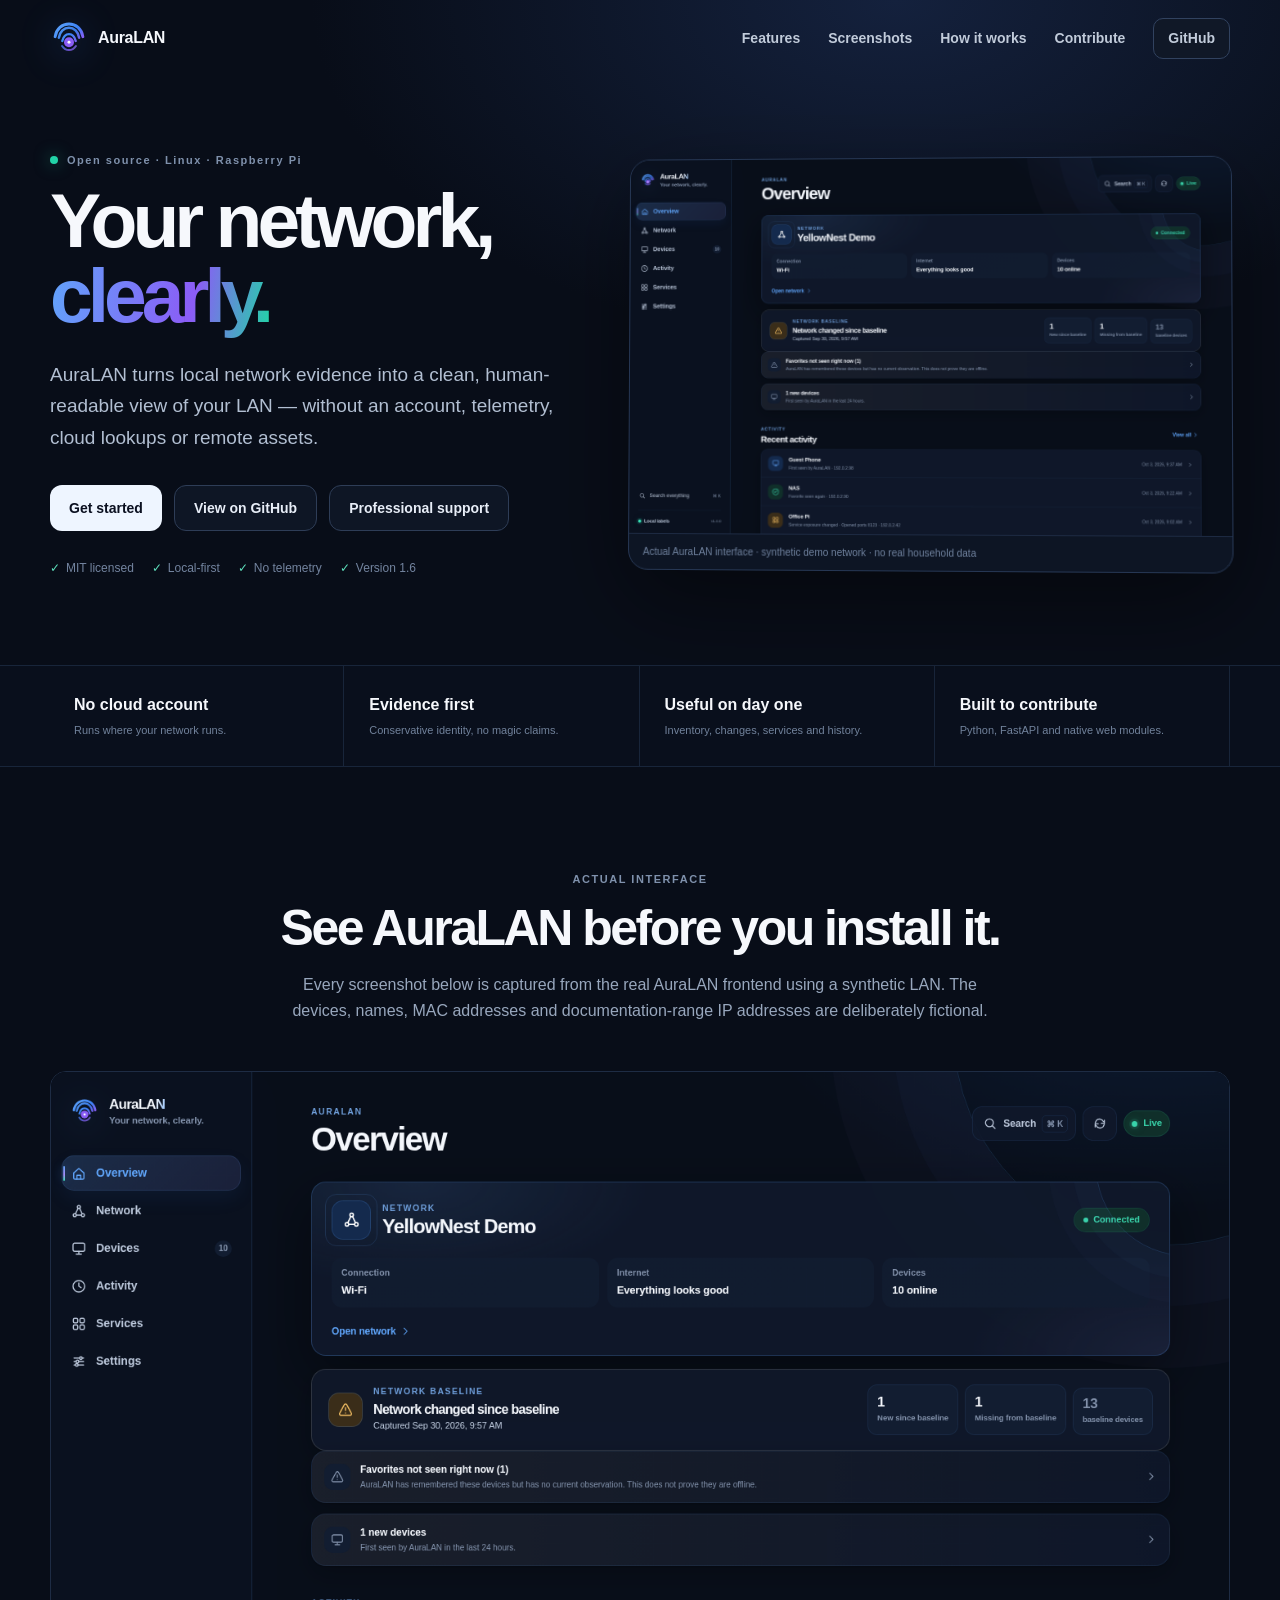
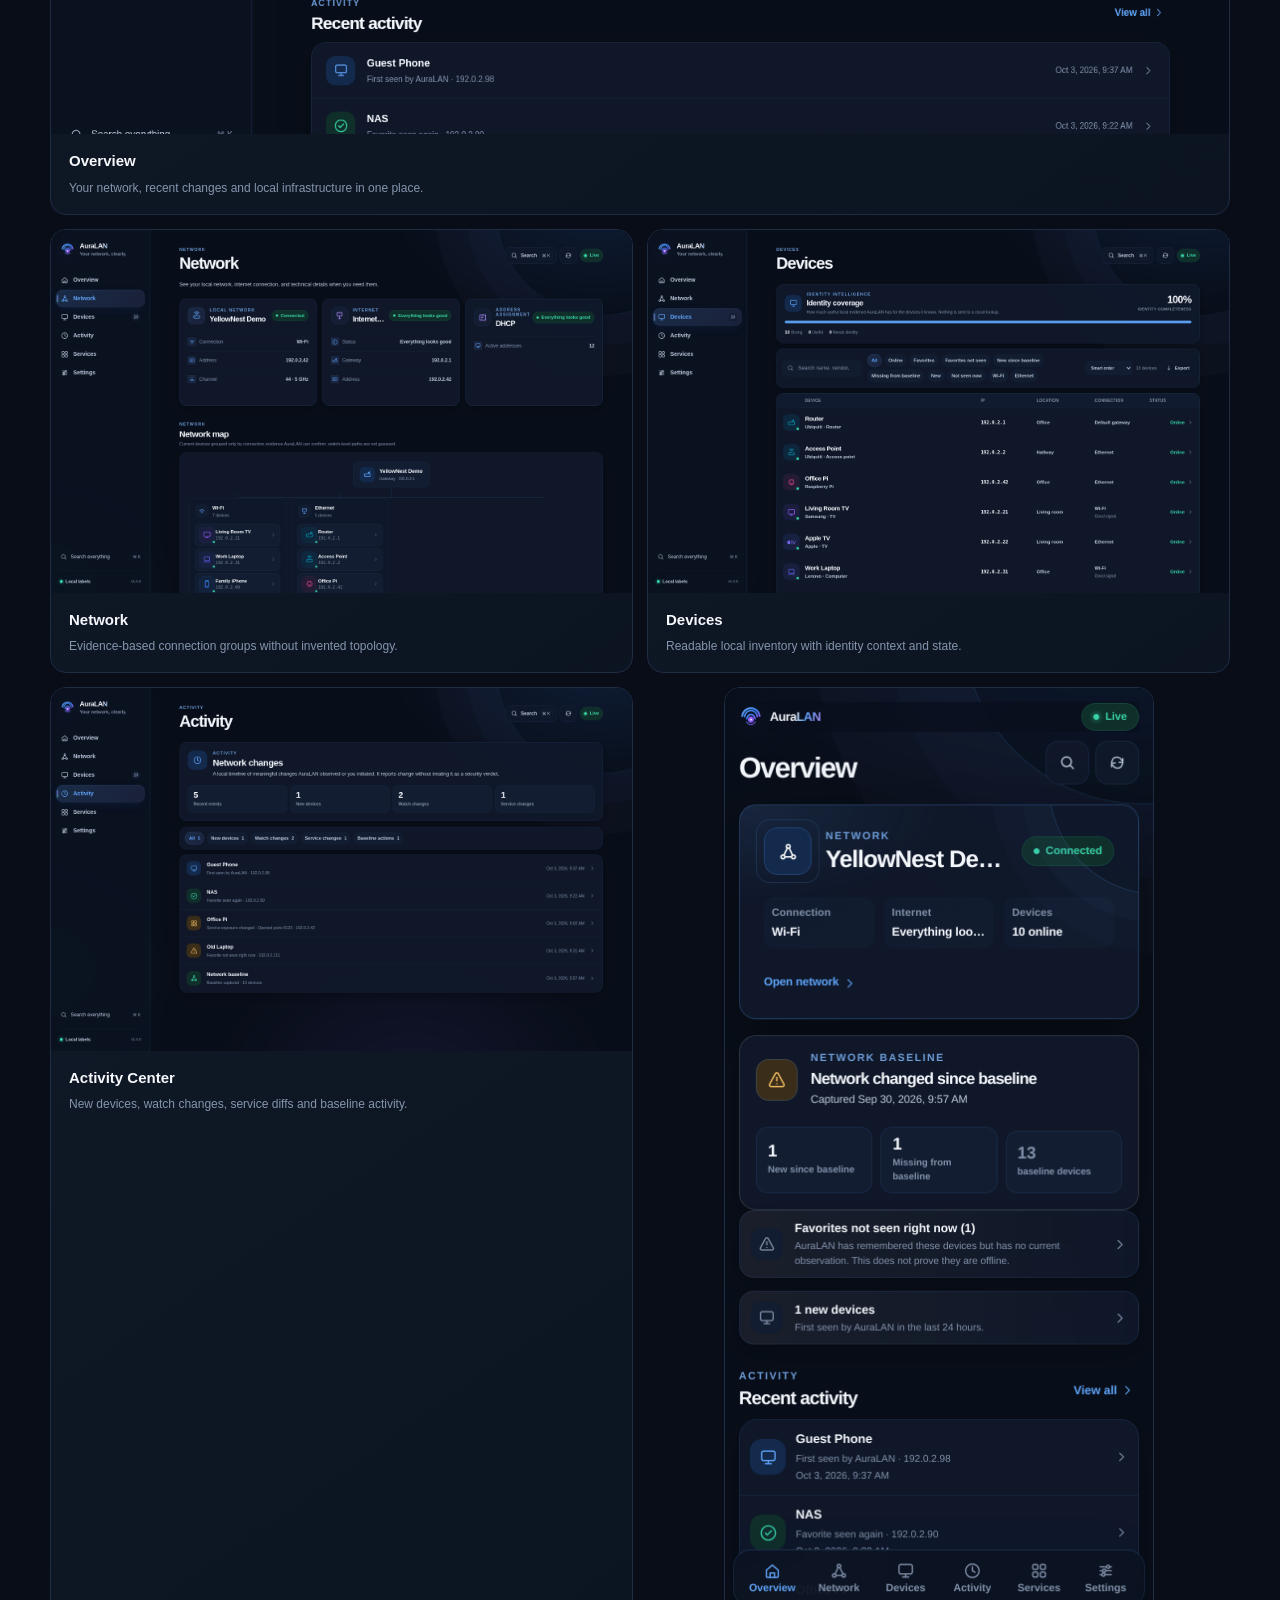
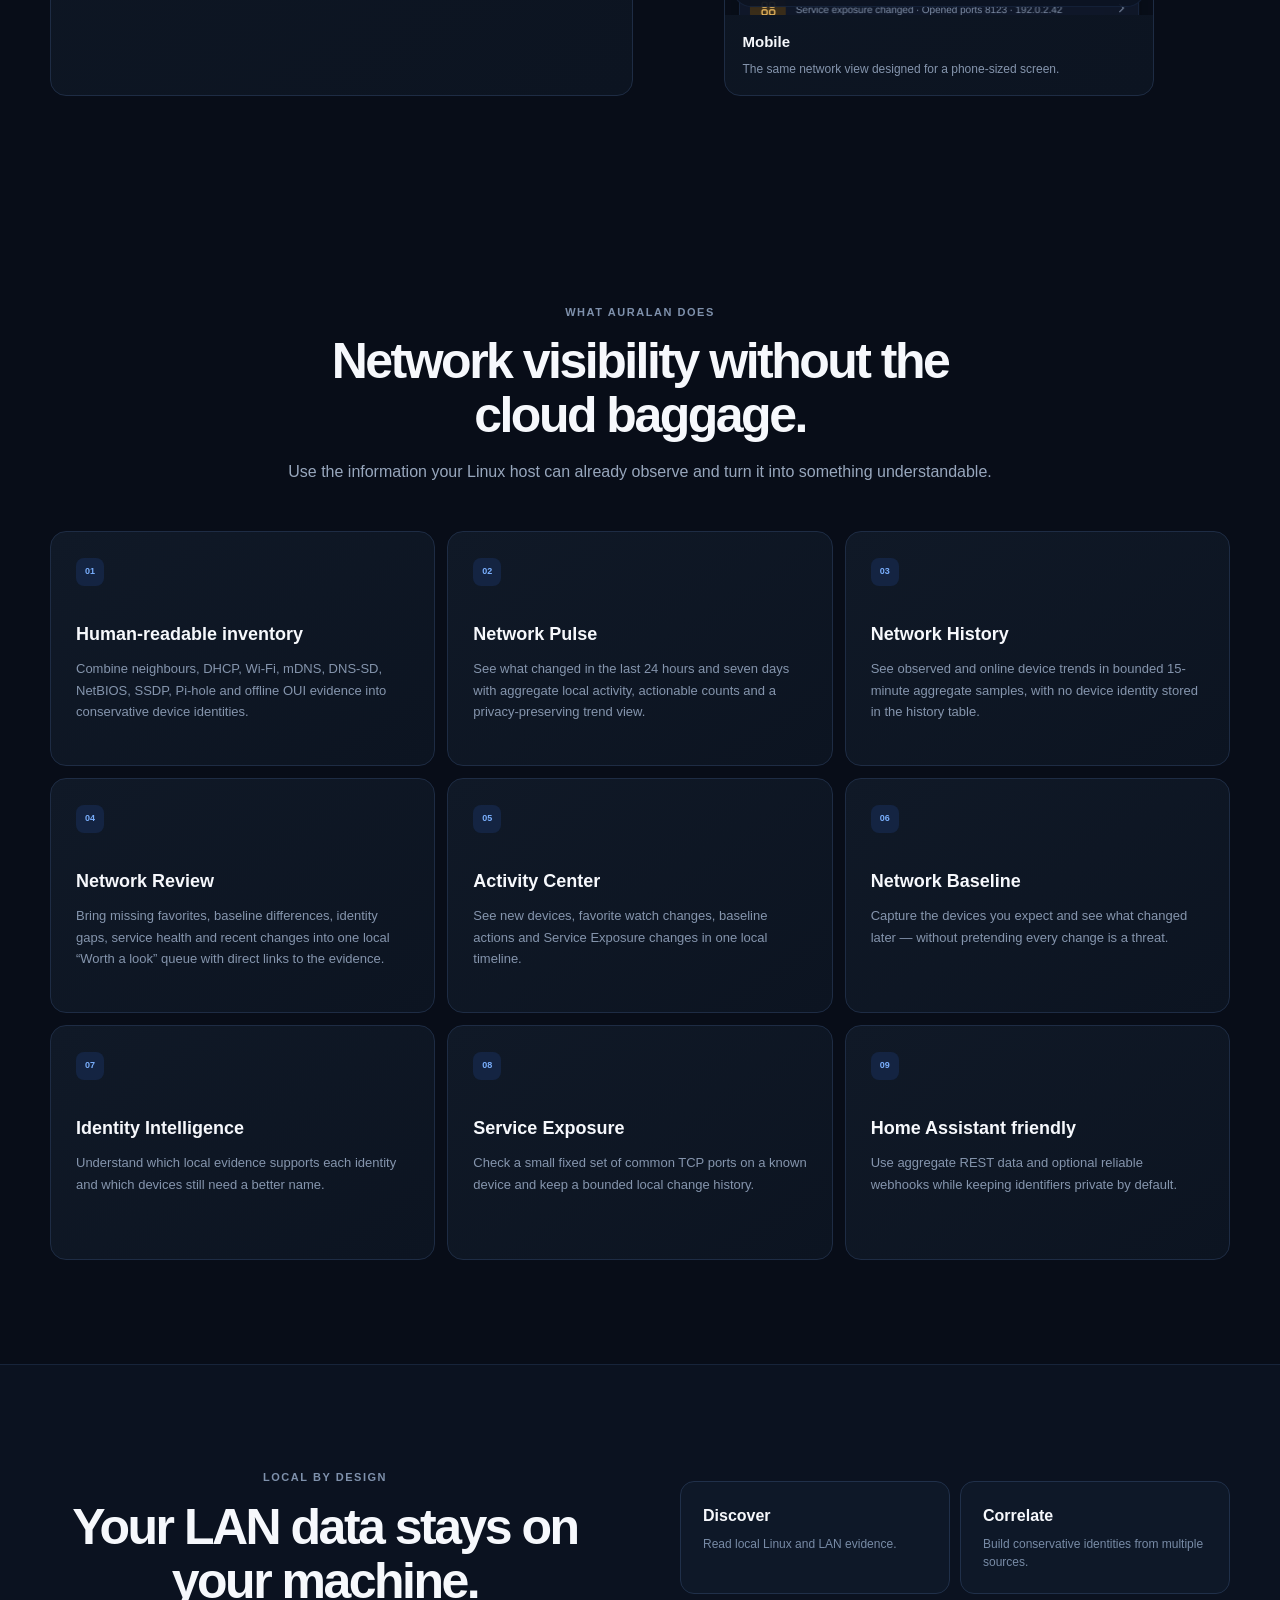
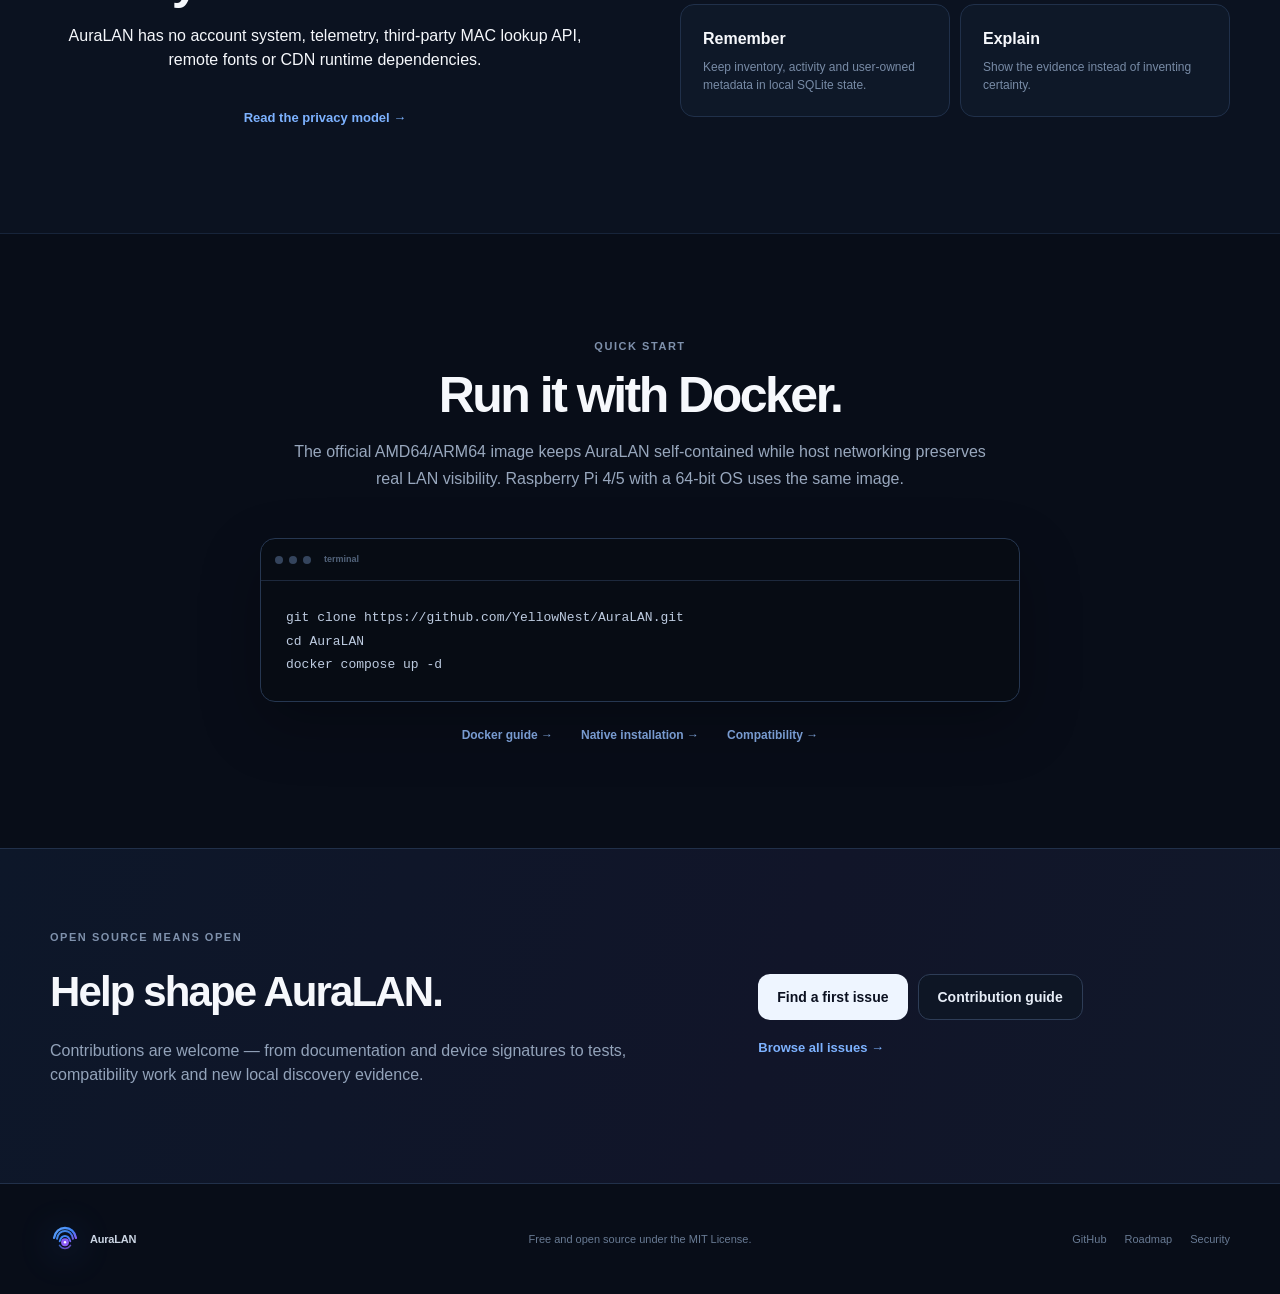
<file: site/index.html>
<!doctype html>
<html lang="en">
<head>
  <meta charset="utf-8">
  <meta name="viewport" content="width=device-width,initial-scale=1,viewport-fit=cover">
  <title>AuraLAN — Self-hosted Network Dashboard for Raspberry Pi and Linux</title>
  <meta name="description" content="Discover devices, track network changes and monitor local services with AuraLAN, a free self-hosted LAN dashboard for Linux and Raspberry Pi. No cloud or telemetry.">
  <meta name="theme-color" content="#0b1020">
  <meta name="robots" content="index,follow">
  <link rel="canonical" href="https://yellownest.github.io/AuraLAN/">
  <link rel="icon" href="./favicon.svg" type="image/svg+xml">
  <link rel="stylesheet" href="./styles.css">
  <meta property="og:type" content="website">
  <meta property="og:title" content="AuraLAN — Self-hosted Network Dashboard">
  <meta property="og:description" content="See connected devices, network changes and local services. Self-host AuraLAN on Linux or Raspberry Pi — no cloud, accounts or telemetry.">
  <meta property="og:url" content="https://yellownest.github.io/AuraLAN/">
  <meta property="og:image" content="https://yellownest.github.io/AuraLAN/screenshots/overview-desktop-dark.png">
  <meta property="og:image:alt" content="AuraLAN network overview with synthetic demo data">
  <meta name="twitter:card" content="summary_large_image">
  <meta name="twitter:title" content="AuraLAN — Self-hosted Network Dashboard">
  <meta name="twitter:description" content="Discover connected devices and monitor changes on your LAN. Open source, local-first, for Linux and Raspberry Pi.">
  <meta name="twitter:image" content="https://yellownest.github.io/AuraLAN/screenshots/overview-desktop-dark.png">
  <script type="application/ld+json">{"@context":"https://schema.org","@type":"SoftwareApplication","name":"AuraLAN","applicationCategory":"NetworkApplication","operatingSystem":"Linux","softwareVersion":"2.0.1","license":"https://opensource.org/license/mit","url":"https://yellownest.github.io/AuraLAN/","codeRepository":"https://github.com/YellowNest/AuraLAN","description":"A self-hosted, local-first LAN inventory and network monitoring console for Linux and Raspberry Pi."}</script>
</head>
<body>
<header class="nav shell">
  <a class="brand" href="#top" aria-label="AuraLAN home"><img src="./logo-mark.svg" alt="" width="38" height="38"><span>AuraLAN</span></a>
  <nav aria-label="Primary"><a href="#features">Features</a><a href="#gallery">Screenshots</a><a href="#how">How it works</a><a href="#contribute">Contribute</a><a class="nav-github" href="https://github.com/YellowNest/AuraLAN">GitHub</a></nav>
</header>
<main id="top">
<section class="hero shell">
  <div class="hero-copy">
    <div class="eyebrow"><span></span> Open source · Linux · Raspberry Pi</div>
    <h1>Your network,<br><em>clearly.</em></h1>
    <p class="lead">AuraLAN turns local network evidence into a clean, human-readable view of your LAN — without an account, telemetry, cloud lookups or remote assets.</p>
    <div class="actions"><a class="button primary" href="https://github.com/YellowNest/AuraLAN#quick-start">Get started</a><a class="button secondary" href="https://github.com/YellowNest/AuraLAN">View on GitHub</a><a class="button secondary" href="https://yellownest.github.io/hire.html">Professional support</a></div>
    <div class="trust"><span>MIT licensed</span><span>Local-first</span><span>No telemetry</span><span>Version 1.6</span></div>
  </div>
  <figure class="product-preview real-product-preview">
    <img src="./screenshots/overview-desktop-dark.png" alt="AuraLAN Overview showing a synthetic demo network">
    <figcaption>Actual AuraLAN interface · synthetic demo network · no real household data</figcaption>
  </figure>
</section>
<section class="proof"><div class="shell proof-grid"><div><strong>No cloud account</strong><span>Runs where your network runs.</span></div><div><strong>Evidence first</strong><span>Conservative identity, no magic claims.</span></div><div><strong>Useful on day one</strong><span>Inventory, changes, services and history.</span></div><div><strong>Built to contribute</strong><span>Python, FastAPI and native web modules.</span></div></div></section>
<section id="gallery" class="section shell">
  <div class="section-heading">
    <p class="eyebrow">ACTUAL INTERFACE</p>
    <h2>See AuraLAN before you install it.</h2>
    <p>Every screenshot below is captured from the real AuraLAN frontend using a synthetic LAN. The devices, names, MAC addresses and documentation-range IP addresses are deliberately fictional.</p>
  </div>
  <div class="screenshot-grid">
    <figure class="screenshot-card screenshot-wide">
      <a href="./screenshots/overview-desktop-dark.png"><img src="./screenshots/overview-desktop-dark.png" alt="AuraLAN Overview with network status, activity, devices and services"></a>
      <figcaption><strong>Overview</strong><span>Your network, recent changes and local infrastructure in one place.</span></figcaption>
    </figure>
    <figure class="screenshot-card">
      <a href="./screenshots/network-desktop-dark.png"><img src="./screenshots/network-desktop-dark.png" alt="AuraLAN Network view with access point, uplink, DHCP and device groups"></a>
      <figcaption><strong>Network</strong><span>Evidence-based connection groups without invented topology.</span></figcaption>
    </figure>
    <figure class="screenshot-card">
      <a href="./screenshots/devices-desktop-dark.png"><img src="./screenshots/devices-desktop-dark.png" alt="AuraLAN Devices inventory with identity, IP, room and connection status"></a>
      <figcaption><strong>Devices</strong><span>Readable local inventory with identity context and state.</span></figcaption>
    </figure>
    <figure class="screenshot-card">
      <a href="./screenshots/activity-desktop-dark.png"><img src="./screenshots/activity-desktop-dark.png" alt="AuraLAN Activity Center with recent network changes"></a>
      <figcaption><strong>Activity Center</strong><span>New devices, watch changes, service diffs and baseline activity.</span></figcaption>
    </figure>
    <figure class="screenshot-card screenshot-mobile">
      <a href="./screenshots/overview-mobile-dark.png"><img src="./screenshots/overview-mobile-dark.png" alt="AuraLAN Overview on a phone-sized viewport"></a>
      <figcaption><strong>Mobile</strong><span>The same network view designed for a phone-sized screen.</span></figcaption>
    </figure>
  </div>
</section>
<section id="features" class="section shell">
  <div class="section-heading"><p class="eyebrow">WHAT AURALAN DOES</p><h2>Network visibility without the cloud baggage.</h2><p>Use the information your Linux host can already observe and turn it into something understandable.</p></div>
  <div class="feature-grid">
    <article><span class="feature-num">01</span><h3>Human-readable inventory</h3><p>Combine neighbours, DHCP, Wi-Fi, mDNS, DNS-SD, NetBIOS, SSDP, Pi-hole and offline OUI evidence into conservative device identities.</p></article>
    <article><span class="feature-num">02</span><h3>Network Pulse</h3><p>See what changed in the last 24 hours and seven days with aggregate local activity, actionable counts and a privacy-preserving trend view.</p></article>
    <article><span class="feature-num">03</span><h3>Network History</h3><p>See observed and online device trends in bounded 15-minute aggregate samples, with no device identity stored in the history table.</p></article>
    <article><span class="feature-num">04</span><h3>Network Review</h3><p>Bring missing favorites, baseline differences, identity gaps, service health and recent changes into one local “Worth a look” queue with direct links to the evidence.</p></article>
    <article><span class="feature-num">05</span><h3>Activity Center</h3><p>See new devices, favorite watch changes, baseline actions and Service Exposure changes in one local timeline.</p></article>
    <article><span class="feature-num">06</span><h3>Network Baseline</h3><p>Capture the devices you expect and see what changed later — without pretending every change is a threat.</p></article>
    <article><span class="feature-num">07</span><h3>Identity Intelligence</h3><p>Understand which local evidence supports each identity and which devices still need a better name.</p></article>
    <article><span class="feature-num">08</span><h3>Service Exposure</h3><p>Check a small fixed set of common TCP ports on a known device and keep a bounded local change history.</p></article>
    <article><span class="feature-num">09</span><h3>Home Assistant friendly</h3><p>Use aggregate REST data and optional reliable webhooks while keeping identifiers private by default.</p></article>
  </div>
</section>
<section id="how" class="section alt"><div class="shell split">
  <div class="section-heading left"><p class="eyebrow">LOCAL BY DESIGN</p><h2>Your LAN data stays on your machine.</h2><p>AuraLAN has no account system, telemetry, third-party MAC lookup API, remote fonts or CDN runtime dependencies.</p><a class="text-link" href="https://github.com/YellowNest/AuraLAN#privacy-and-security">Read the privacy model →</a></div>
  <div class="principles"><div><b>Discover</b><p>Read local Linux and LAN evidence.</p></div><div><b>Correlate</b><p>Build conservative identities from multiple sources.</p></div><div><b>Remember</b><p>Keep inventory, activity and user-owned metadata in local SQLite state.</p></div><div><b>Explain</b><p>Show the evidence instead of inventing certainty.</p></div></div>
</div></section>
<section class="section shell">
  <div class="section-heading"><p class="eyebrow">QUICK START</p><h2>Run it with Docker.</h2><p>The official AMD64/ARM64 image keeps AuraLAN self-contained while host networking preserves real LAN visibility. Raspberry Pi 4/5 with a 64-bit OS uses the same image.</p></div>
  <div class="terminal"><div class="terminal-top"><span></span><span></span><span></span><b>terminal</b></div><pre><code>git clone https://github.com/YellowNest/AuraLAN.git
cd AuraLAN
docker compose up -d</code></pre></div>
  <div class="quick-links"><a href="https://github.com/YellowNest/AuraLAN/blob/main/docs/DOCKER.md">Docker guide →</a><a href="https://github.com/YellowNest/AuraLAN/blob/main/docs/INSTALLATION.md">Native installation →</a><a href="https://github.com/YellowNest/AuraLAN/blob/main/docs/COMPATIBILITY.md">Compatibility →</a></div>
</section>
<section id="contribute" class="section contribute"><div class="shell contribute-inner">
  <div><p class="eyebrow">OPEN SOURCE MEANS OPEN</p><h2>Help shape AuraLAN.</h2><p>Contributions are welcome — from documentation and device signatures to tests, compatibility work and new local discovery evidence.</p></div>
  <div class="contribute-actions"><a class="button primary" href="https://github.com/YellowNest/AuraLAN/issues?q=is%3Aissue%20state%3Aopen%20label%3A%22good%20first%20issue%22">Find a first issue</a><a class="button secondary" href="https://github.com/YellowNest/AuraLAN/blob/main/CONTRIBUTING.md">Contribution guide</a><a class="text-link" href="https://github.com/YellowNest/AuraLAN/issues">Browse all issues →</a></div>
</div></section>
</main>
<footer class="shell footer"><a class="brand" href="#top"><img src="./logo-mark.svg" alt="" width="30" height="30"><span>AuraLAN</span></a><p>Free and open source under the MIT License.</p><div><a href="https://github.com/YellowNest/AuraLAN">GitHub</a><a href="https://github.com/YellowNest/AuraLAN/blob/main/ROADMAP.md">Roadmap</a><a href="https://github.com/YellowNest/AuraLAN/blob/main/SECURITY.md">Security</a></div></footer>
</body></html>
</file>
<file: site/styles.css>
:root{color-scheme:dark;--bg:#080d18;--surface:#101827;--line:#22304a;--text:#f6f8fc;--soft:#9aa8bf;--blue:#60a5fa;--green:#22d3a7;--max:1180px}*{box-sizing:border-box}html{scroll-behavior:smooth}body{margin:0;background:radial-gradient(900px 540px at 70% 0%,#14213d 0%,transparent 65%),var(--bg);color:var(--text);font-family:Inter,ui-sans-serif,-apple-system,BlinkMacSystemFont,"Segoe UI",sans-serif;line-height:1.5}a{color:inherit;text-decoration:none}.shell{width:min(var(--max),calc(100% - 40px));margin:auto}.nav{height:76px;display:flex;align-items:center;justify-content:space-between}.brand{display:inline-flex;align-items:center;gap:10px;font-weight:800;letter-spacing:-.02em}.brand img{filter:drop-shadow(0 6px 18px #3b82f655)}nav{display:flex;align-items:center;gap:28px;color:#c1cbda;font-size:14px;font-weight:650}nav a:hover,.footer a:hover{color:white}.nav-github{padding:9px 14px;border:1px solid #31425f;border-radius:10px;background:#101827}.hero{padding:76px 0 88px;display:grid;grid-template-columns:.92fr 1.08fr;gap:62px;align-items:center}.eyebrow{margin:0 0 14px;color:#7f91ac;font-size:11px;font-weight:800;letter-spacing:.14em}.hero .eyebrow{display:flex;align-items:center;gap:9px}.hero .eyebrow span{width:8px;height:8px;border-radius:50%;background:var(--green);box-shadow:0 0 16px #22d3a788}.hero h1{margin:0;font-size:clamp(52px,6vw,84px);line-height:.98;letter-spacing:-.065em}.hero h1 em{font-style:normal;background:linear-gradient(100deg,#60a5fa,#8b5cf6 65%,#22d3a7);-webkit-background-clip:text;background-clip:text;color:transparent}.lead{max-width:620px;margin:26px 0 0;color:#b2bfd2;font-size:19px;line-height:1.65}.actions{display:flex;gap:12px;margin-top:32px}.button{display:inline-flex;align-items:center;justify-content:center;min-height:46px;padding:0 19px;border-radius:12px;font-weight:750;font-size:14px}.primary{background:#eef5ff;color:#0b1020}.secondary{border:1px solid #2e3d57;background:#0e1625;color:#e7edf7}.trust{display:flex;flex-wrap:wrap;gap:9px 18px;margin-top:28px;color:#73849f;font-size:12px}.trust span:before{content:"✓";margin-right:6px;color:#5ee1bd}.product-preview{border:1px solid #263754;border-radius:20px;background:#0d1524;box-shadow:0 32px 90px #0007;overflow:hidden;transform:perspective(1100px) rotateY(-2deg) rotateX(1deg)}.preview-bar{height:54px;padding:0 17px;display:flex;align-items:center;justify-content:space-between;border-bottom:1px solid #22304a}.preview-brand{display:flex;align-items:center;gap:8px;font-size:13px}.status{display:flex;align-items:center;gap:7px;color:#8797b0;font-size:10px;font-weight:700}.status i{width:7px;height:7px;border-radius:50%;background:#2fd4a7}.preview-body{min-height:410px;display:grid;grid-template-columns:105px 1fr}.preview-body aside{padding:20px 13px;border-right:1px solid #1e2a41;display:flex;flex-direction:column;gap:8px}.preview-body aside span,.preview-body aside b{padding:8px 9px;border-radius:7px;font-size:9px}.preview-body aside b{background:#16223a;color:#dbe8fa}.preview-body aside span{color:#64748f}.preview-main{padding:21px}.preview-title{display:flex;justify-content:space-between;align-items:start}.preview-title small{color:#637694;font-size:8px;font-weight:800;letter-spacing:.12em}.preview-title h2{margin:3px 0 0;font-size:19px;letter-spacing:-.04em}.preview-title>span{color:#66758c;font-size:8px}.metrics{display:grid;grid-template-columns:repeat(3,1fr);gap:8px;margin:18px 0}.metrics article{padding:13px;border:1px solid #22304a;border-radius:11px;background:#101a2c}.metrics span,.metrics small,.metrics strong{display:block}.metrics span{color:#7587a1;font-size:8px}.metrics strong{margin-top:3px;font-size:22px;letter-spacing:-.04em}.metrics small{color:#5f7089;font-size:7px}.preview-card{border:1px solid #22304a;border-radius:12px;overflow:hidden}.card-head{padding:11px 12px;display:flex;justify-content:space-between;border-bottom:1px solid #202c43;font-size:9px}.card-head span{color:#7094ca}.device{min-height:62px;padding:9px 10px;display:grid;grid-template-columns:36px 1fr 12px;align-items:center;gap:10px;border-bottom:1px solid #1d293e}.device:last-child{border:0}.device-icon{position:relative;width:35px;height:35px;display:grid;place-items:center;border-radius:10px;background:#18253d;color:#8caddc;font-size:8px;font-weight:800}.device-icon i{position:absolute;right:-1px;bottom:-1px;width:9px;height:9px;border:2px solid #0d1524;border-radius:50%;background:#25c99a}.device-icon i.warn{background:#f0ad4e}.device b,.device small,.device code{display:block}.device b{font-size:9px}.device small{margin-top:2px;color:#6e8099;font-size:7px}.device code{margin-top:2px;color:#53657e;font-size:7px}.chev{color:#536680}.preview-note{margin:0;padding:9px 14px;border-top:1px solid #1d2a42;color:#536580;font-size:8px}.proof{border-top:1px solid #18253a;border-bottom:1px solid #18253a;background:#0a111eaa}.proof-grid{display:grid;grid-template-columns:repeat(4,1fr);gap:1px}.proof-grid div{padding:27px 24px;border-right:1px solid #18253a}.proof-grid strong,.proof-grid span{display:block}.proof-grid span{margin-top:5px;color:#71829b;font-size:11px}.section{padding:104px 0}.section-heading{max-width:720px;margin:0 auto 46px;text-align:center}.section-heading.left{margin:0}.section-heading h2{margin:0;font-size:clamp(34px,4vw,50px);line-height:1.08;letter-spacing:-.05em}.section-heading>p:last-child{margin:17px 0 0;color:#98a7bd;font-size:16px;line-height:1.65}.feature-grid{display:grid;grid-template-columns:repeat(3,1fr);gap:12px}.feature-grid article{min-height:235px;padding:25px;border:1px solid #1e2c44;border-radius:16px;background:linear-gradient(145deg,#101927,#0c1421)}.feature-num{display:inline-grid;place-items:center;width:28px;height:28px;border-radius:8px;background:#142442;color:#79aefc;font-size:9px;font-weight:850}.feature-grid h3{margin:35px 0 10px;font-size:18px}.feature-grid p{margin:0;color:#8595ad;font-size:13px;line-height:1.65}.alt{border-top:1px solid #17243a;border-bottom:1px solid #17243a;background:#0b1220}.split{display:grid;grid-template-columns:1fr 1fr;gap:80px;align-items:center}.text-link{display:inline-block;margin-top:20px;color:#7db2ff;font-size:13px;font-weight:700}.principles{display:grid;grid-template-columns:1fr 1fr;gap:10px}.principles div{padding:22px;border:1px solid #20304a;border-radius:14px;background:#0e1828}.principles p{margin:7px 0 0;color:#788ba6;font-size:12px}.terminal{max-width:760px;margin:auto;border:1px solid #263751;border-radius:15px;background:#070c14;box-shadow:0 22px 60px #0004;overflow:hidden}.terminal-top{height:42px;padding:0 14px;display:flex;align-items:center;gap:6px;border-bottom:1px solid #1d293d}.terminal-top span{width:8px;height:8px;border-radius:50%;background:#34445d}.terminal-top b{margin-left:7px;color:#53647c;font-size:9px}.terminal pre{margin:0;padding:25px;overflow:auto}.terminal code{color:#bdcbe0;font:13px/1.8 ui-monospace,SFMono-Regular,Menlo,monospace}.quick-links{display:flex;justify-content:center;gap:28px;margin-top:24px;color:#789bd0;font-size:12px;font-weight:650}.contribute{padding:80px 0;border-top:1px solid #21304a;border-bottom:1px solid #21304a;background:linear-gradient(110deg,#0d1729,#111529 60%,#11182a)}.contribute-inner{display:grid;grid-template-columns:1.15fr .85fr;gap:70px;align-items:center}.contribute h2{margin:0;font-size:42px;letter-spacing:-.045em}.contribute p:not(.eyebrow){max-width:620px;color:#93a3ba}.contribute-actions{display:flex;flex-wrap:wrap;gap:10px}.contribute-actions .text-link{width:100%;margin-top:8px}.footer{min-height:110px;display:grid;grid-template-columns:1fr auto 1fr;gap:20px;align-items:center;color:#687a93;font-size:11px}.footer>div{justify-self:end;display:flex;gap:18px}.footer .brand{color:#cbd5e3}@media(max-width:900px){nav a:not(.nav-github){display:none}.hero{grid-template-columns:1fr;padding-top:45px}.product-preview{transform:none}.proof-grid{grid-template-columns:1fr 1fr}.feature-grid{grid-template-columns:1fr 1fr}.split,.contribute-inner{grid-template-columns:1fr;gap:42px}.section-heading.left{text-align:left}.footer{grid-template-columns:1fr auto}.footer>p{display:none}}@media(max-width:620px){.shell{width:min(100% - 24px,var(--max))}.nav{height:66px}.hero{padding:44px 0 60px;gap:38px}.hero h1{font-size:52px}.lead{font-size:16px}.actions{display:grid}.button{width:100%}.product-preview{border-radius:14px}.preview-body{grid-template-columns:1fr;min-height:auto}.preview-body aside{display:none}.preview-main{padding:14px}.metrics article{padding:10px}.proof-grid{grid-template-columns:1fr}.section{padding:76px 0}.feature-grid{grid-template-columns:1fr}.principles{grid-template-columns:1fr}.quick-links{align-items:center;flex-direction:column;gap:11px}.contribute h2{font-size:35px}.footer{grid-template-columns:1fr}.footer>div{justify-self:start;flex-wrap:wrap}}@media(prefers-reduced-motion:reduce){html{scroll-behavior:auto}}
.real-product-preview{margin:0}.real-product-preview img{display:block;width:100%;height:auto}.real-product-preview figcaption{padding:10px 14px;border-top:1px solid #1d2a42;color:#6f819d;font-size:10px}.screenshot-grid{display:grid;grid-template-columns:repeat(2,minmax(0,1fr));gap:14px}.screenshot-card{margin:0;border:1px solid #1e2c44;border-radius:16px;background:linear-gradient(145deg,#101927,#0c1421);overflow:hidden}.screenshot-card a{display:block;background:#060b13}.screenshot-card img{display:block;width:100%;height:auto;aspect-ratio:16/10;object-fit:cover;object-position:top}.screenshot-card figcaption{display:flex;gap:6px;flex-direction:column;padding:16px 18px}.screenshot-card figcaption strong{font-size:15px}.screenshot-card figcaption span{color:#8595ad;font-size:12px;line-height:1.55}.screenshot-wide{grid-column:1/-1}.screenshot-wide img{aspect-ratio:16/9}.screenshot-mobile{max-width:430px;justify-self:center;width:100%}.screenshot-mobile img{aspect-ratio:430/932}@media(max-width:700px){.screenshot-grid{grid-template-columns:1fr}.screenshot-wide{grid-column:auto}.screenshot-card img,.screenshot-wide img{aspect-ratio:auto}}
</file>
